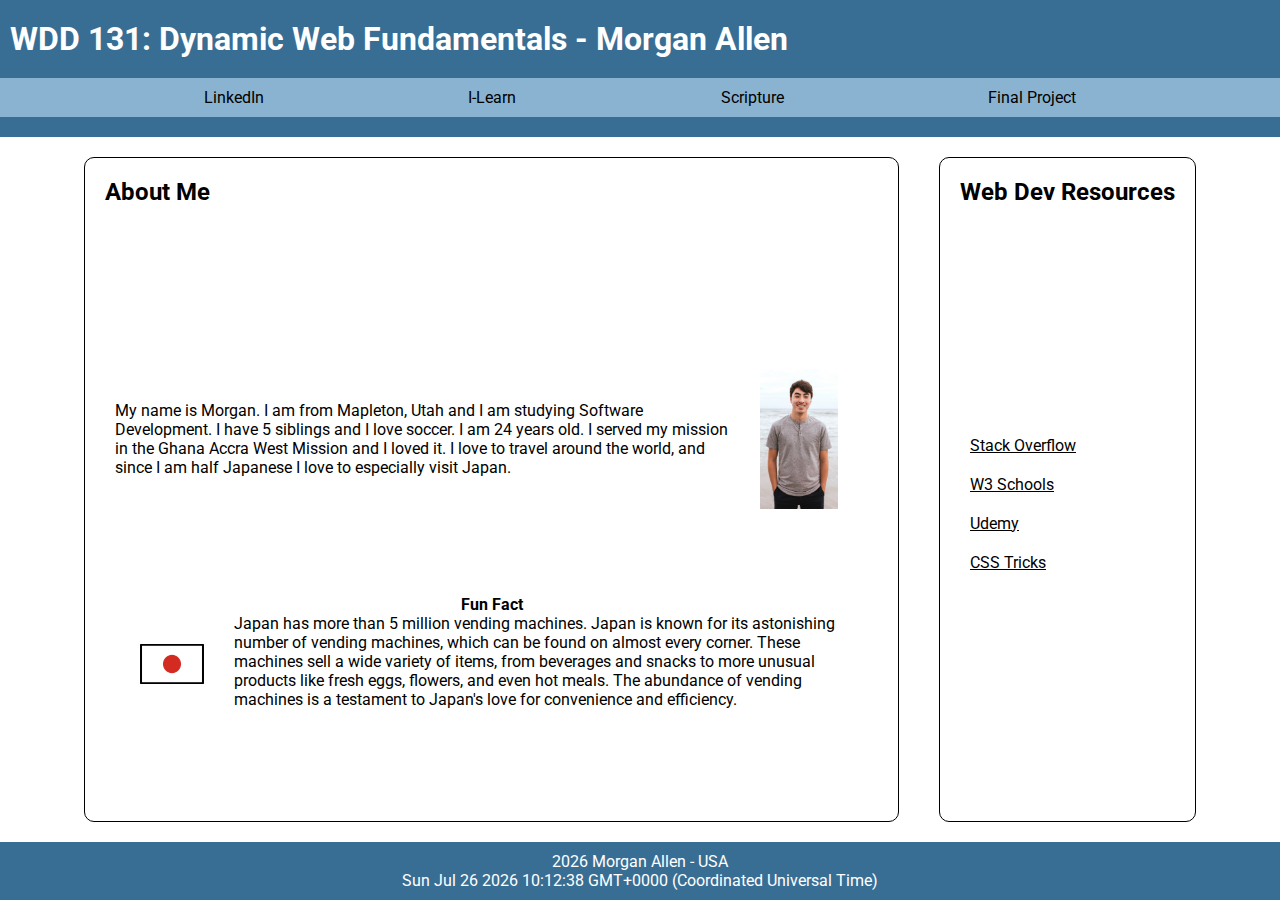
<file: index.html>
<!DOCTYPE html>
<html lang="en">
  <head>
    <meta charset="UTF-8">
    <meta name="viewport" content="width=device-width, initial-scale=1.0" />
    <meta name="author" content="Morgan Allen" />
    <meta
      name="description"
      content="Morgan Allen's Home Page for the WDD 131 - Dynamic Web Fundamentals course."
    />
    <title>WDD 131 - Dynamic Web Fundamentals - Morgan Allen</title>
    <link rel="stylesheet" href="styles/base.css" />
    <script src="scripts/getdates.js" defer></script>
    <link rel="preconnect" href="https://fonts.googleapis.com" />
    <link rel="preconnect" href="https://fonts.gstatic.com" crossorigin />
    <link
      href="https://fonts.googleapis.com/css2?family=Roboto&display=swap"
      rel="stylesheet"
    />
  </head>
  <body>
    <header>
      <h1>WDD 131: Dynamic Web Fundamentals - Morgan Allen</h1>
      <nav class="nav">
        <a href="https://www.linkedin.com/in/morganmakotoallen/">LinkedIn</a>
        <a href="https://byui.instructure.com/">I-Learn</a>
        <a
          href="https://www.churchofjesuschrist.org/study/scriptures/nt/john/3?lang=eng"
          >Scripture</a
        >
        <a href="#">Final Project</a>
      </nav>
    </header>
    <main class="main">
      <section class="card">
        <h2>About Me</h2>
        <div class="about-me">
          <p class="p-content">
            My name is Morgan. I am from Mapleton, Utah and I am studying
            Software Development. I have 5 siblings and I love soccer. I am 24
            years old. I served my mission in the Ghana Accra West Mission and I
            loved it. I love to travel around the world, and since I am half
            Japanese I love to especially visit Japan.
          </p>
          <img class="my-img" src="./images/my-pic.jpg" alt="my picture" />
        </div>
        <div class="fun-fact">
          <h4>Fun Fact</h4>
          <div class="fun-fact-content">
            <img
              class="japan-img"
              src="./images/japan-flag.png"
              alt="japan flag"
            />
            <p class="p-content">
              Japan has more than 5 million vending machines. Japan is known for
              its astonishing number of vending machines, which can be found on
              almost every corner. These machines sell a wide variety of items,
              from beverages and snacks to more unusual products like fresh
              eggs, flowers, and even hot meals. The abundance of vending
              machines is a testament to Japan's love for convenience and
              efficiency.
            </p>
          </div>
        </div>
      </section>
      <section class="card">
        <h2>Web Dev Resources</h2>
        <div class="web-dev-links">
          <a href="https://stackoverflow.com">Stack Overflow</a>
          <a href="https://www.w3schools.com/">W3 Schools</a>
          <a href="https://www.udemy.com/">Udemy</a>
          <a href="https://css-tricks.com/">CSS Tricks</a>
        </div>
      </section>
    </main>
    <footer class="footer">
      <p>
        <span id="currentyear"></span>
        Morgan Allen - USA
      </p>
      <p id="lastModified"></p>
    </footer>
  </body>
</html>
</file>
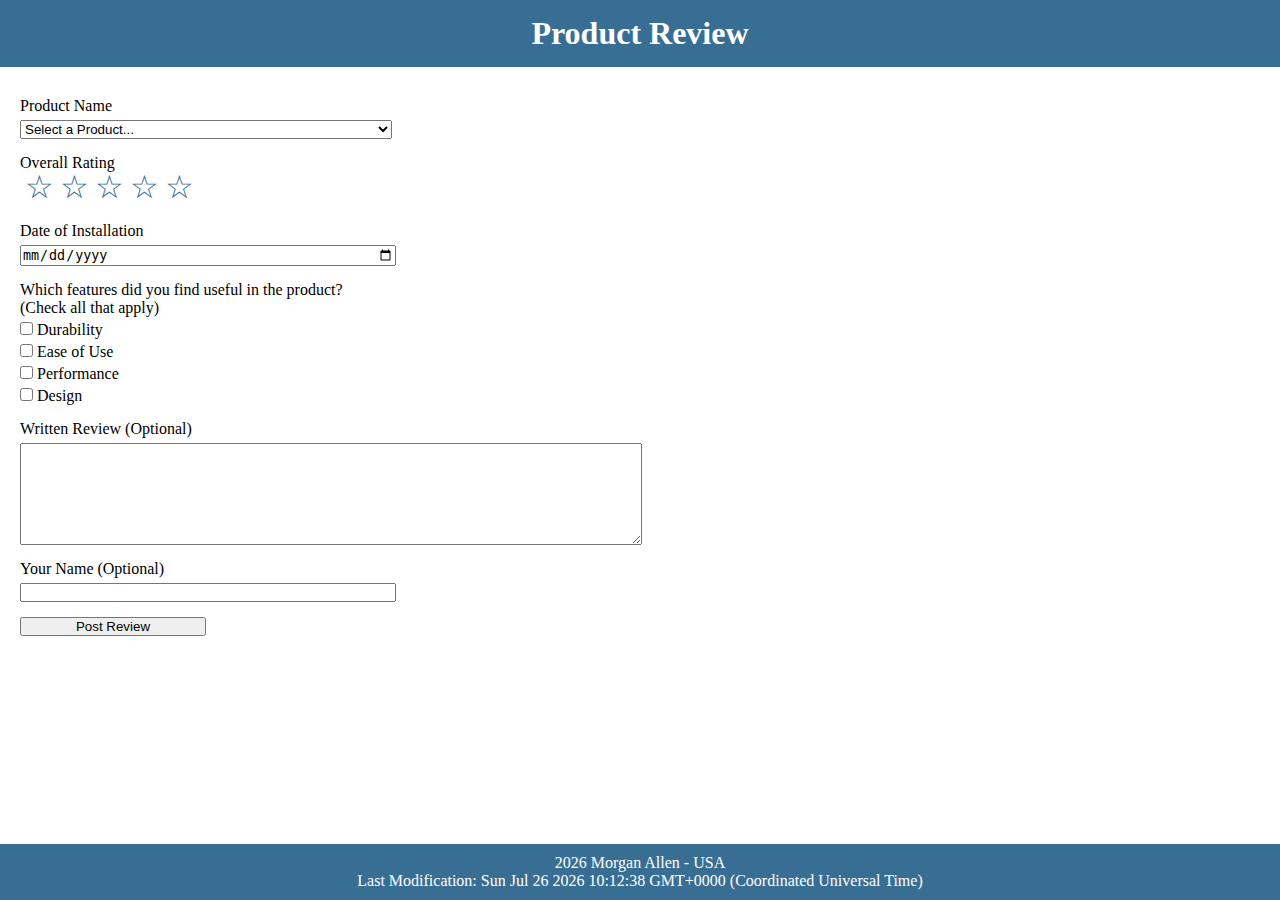
<file: form.html>
<!DOCTYPE html>
<html lang="en">
  <head>
    <meta charset="UTF-8">
    <meta name="viewport" content="width=device-width, initial-scale=1.0" />
    <title>Product Review Form</title>
    <meta
      name="description"
      content="Morgan Allen's Product Review Form for the WDD 131 - Dynamic Web Fundamentals course."
    />
    <meta name="author" content="Morgan Allen" />
    <link rel="stylesheet" href="styles/form.css" />
    <link rel="stylesheet" href="styles/form-mobile.css" />
    <script src="scripts/form.js" defer></script>
  </head>
  <body>
    <header>
      <h1>Product Review</h1>
    </header>
    <main>
      <form method="get" action="review.html">
        <div class="form-group selectProduct">
          <label for="productName">Product Name</label>
          <select id="productName" name="productName" class="form-box" required>
            <option value="" disabled selected>Select a Product...</option>
          </select>
        </div>

        <div class="form-group stars-container">
          <label for="fivestar">Overall Rating</label>
          <div class="stars">
            <input
              type="radio"
              id="fivestar"
              name="stars"
              value="5"
              required
            /><label for="fivestar"></label>
            <input
              type="radio"
              id="fourstar"
              name="stars"
              value="4"
              required
            /><label for="fourstar"></label>
            <input
              type="radio"
              id="threestar"
              name="stars"
              value="3"
              required
            /><label for="threestar"></label>
            <input
              type="radio"
              id="twostar"
              name="stars"
              value="2"
              required
            /><label for="twostar"></label>
            <input
              type="radio"
              id="onestar"
              name="stars"
              value="1"
              required
            /><label for="onestar"></label>
          </div>
        </div>

        <div class="form-group date">
          <label for="date">Date of Installation</label>
          <input type="date" id="date" name="date" class="form-box" required />
        </div>

        <div class="form-group checkbox-container">
          <label for="option1"
            >Which features did you find useful in the product?<br />(Check all
            that apply)</label
          ><br />
          <input
            type="checkbox"
            id="option1"
            name="option1"
            value="Durability"
            class="checkbox"
          /><label for="option1"> Durability</label><br />
          <input
            type="checkbox"
            id="option2"
            name="option2"
            value="Ease of Use"
            class="checkbox"
          /><label for="option2"> Ease of Use</label><br />
          <input
            type="checkbox"
            id="option3"
            name="option3"
            value="Performance"
            class="checkbox"
          /><label for="option3"> Performance</label><br />
          <input
            type="checkbox"
            id="option4"
            name="option4"
            value="Design"
            class="checkbox"
          /><label for="option4"> Design</label>
        </div>

        <div class="form-group written-review">
          <label for="written-review">Written Review (Optional)</label>
          <textarea
            id="written-review"
            name="written-review"
            class="written-review-form-box"
          ></textarea>
        </div>

        <div class="form-group userName">
          <label for="userName">Your Name (Optional)</label>
          <input type="text" id="userName" name="userName" class="form-box"/>
        </div>

        <input type="submit" value="Post Review" class="submit-button" />
      </form>
    </main>
    <footer class="footer">
      <p>
        <span id="currentYear"></span>
        Morgan Allen - USA
      </p>
      <p id="lastModified"></p>
    </footer>
  </body>
</html>
</file>
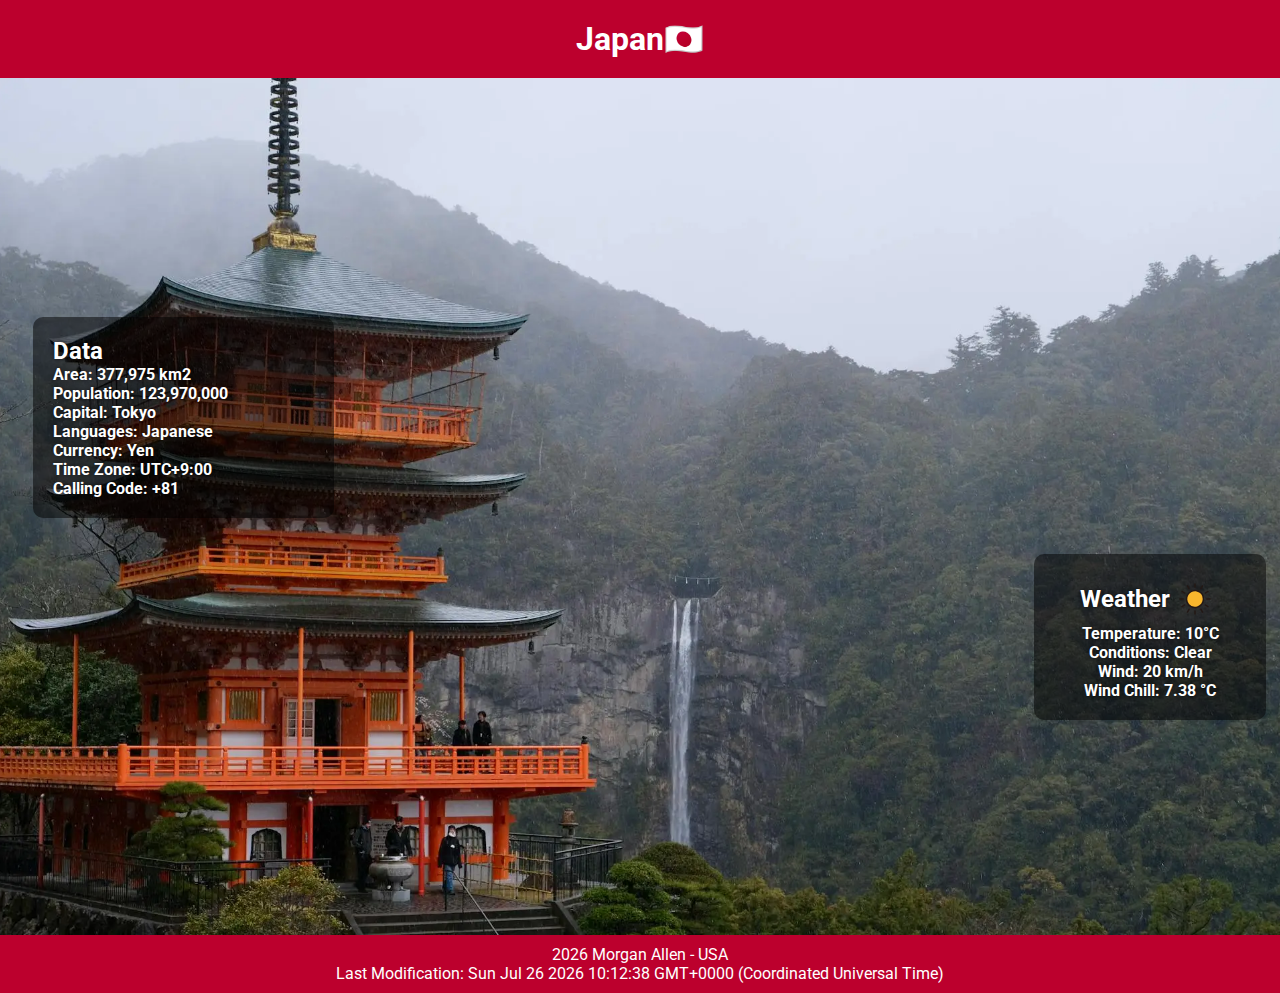
<file: place.html>
<!DOCTYPE html>
<html lang="en">
  <head>
    <meta charset="UTF-8" />
    <meta name="viewport" content="width=device-width, initial-scale=1.0" />
    <title>Place Assignment</title>
    <meta
      name="description"
      content="Morgan Allen's Place assignment for the WDD 131 - Dynamic Web Fundamentals course."
    />
    <meta name="author" content="Morgan Allen" />
    <link rel="stylesheet" href="styles/place.css" />
    <link rel="stylesheet" href="styles/place-mobile.css" />
    <link rel="preconnect" href="https://fonts.googleapis.com" />
    <link rel="preconnect" href="https://fonts.gstatic.com" crossorigin />
    <link
      href="https://fonts.googleapis.com/css2?family=Roboto&display=swap"
      rel="stylesheet"
    />
    <script src="scripts/place.js" defer></script>
  </head>
  <body>
    <header>
      <h1>Japan</h1>
    </header>
    <main>
      <div class="hero">
        <picture>
          <source
            srcset="images/japan-large.webp"
            media="(min-width: 1000px)"
          />
          <source
            srcset="images/japan-medium.webp"
            media="(min-width: 500px)"
          />
          <img
            src="images/japan-small.webp"
            alt="japan photo"
            width="500"
            height="250"
          />
        </picture>
      </div>
      <div class="info">
        <div class="data">
          <h2 class="data-heading">Data</h2>
          <p class="label">Area: 377,975 km2</p>
          <p class="label">Population: 123,970,000</p>
          <p class="label">Capital: Tokyo</p>
          <p class="label">Languages: Japanese</p>
          <p class="label">Currency: Yen</p>
          <p class="label">Time Zone: UTC+9:00</p>
          <p class="label">Calling Code: +81</p>
        </div>
        <div class="weather">
          <div class="weather-heading">
            <h2>Weather</h2>
            <img
              class="weather-icon"
              alt="weather-icon"
              src="./images/weather-icon.svg"
            />
          </div>
          <p class="label">Temperature: 10°C</p>
          <p class="label">Conditions: Clear</p>
          <p class="label">Wind: 20 km/h</p>
          <p class="label wind-chill">Wind Chill: </p>
        </div>
      </div>
    </main>
    <footer class="footer">
      <p>
        <span id="currentyear"></span>
        Morgan Allen - USA
      </p>
      <p id="lastModified"></p>
    </footer>
  </body>
</html>
</file>
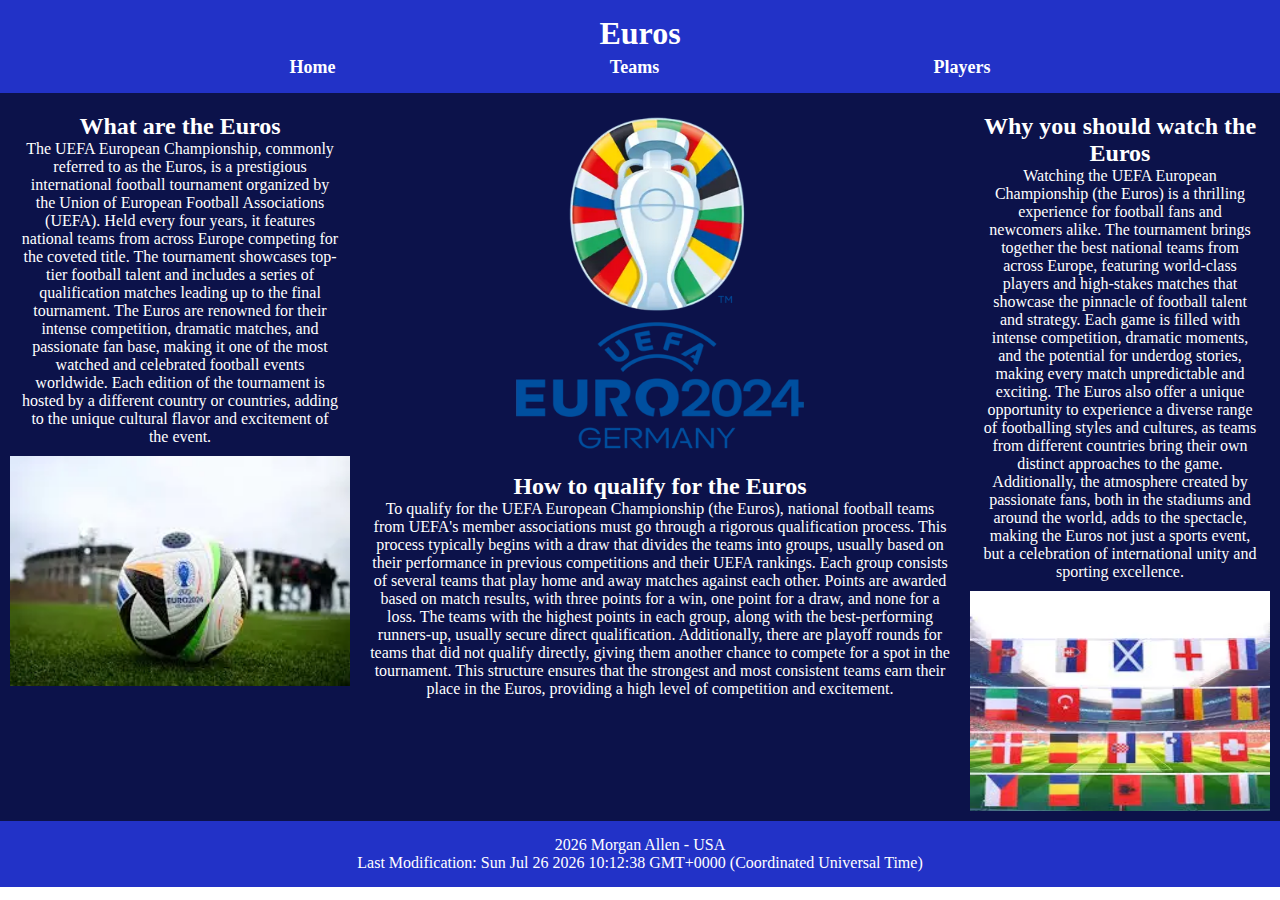
<file: project/home-page.html>
<!DOCTYPE html>
<html lang="en">
  <head>
    <meta charset="UTF-8" />
    <meta name="viewport" content="width=device-width, initial-scale=1.0" />
    <title>Project Home Page</title>
    <meta
      name="description"
      content="Morgan Allen's Project Home Page for the WDD 131 - Dynamic Web Fundamentals course."
    />
    <meta name="author" content="Morgan Allen" />
    <link rel="stylesheet" href="styles/home-page.css" />
    <script src="scripts/home-page.js" defer></script>
  </head>
  <body>
    <header class="header">
      <h1>Euros</h1>
      <nav class="navbar">
        <a href="home-page.html">Home</a>
        <a href="teams-page.html">Teams</a>
        <a href="players-page.html">Players</a>
      </nav>
    </header>
    <main>
      <div class="what-container">
        <div class="what-content">
          <h2>What are the Euros</h2>
          <p>
            The UEFA European Championship, commonly referred to as the Euros,
            is a prestigious international football tournament organized by the
            Union of European Football Associations (UEFA). Held every four
            years, it features national teams from across Europe competing for
            the coveted title. The tournament showcases top-tier football talent
            and includes a series of qualification matches leading up to the
            final tournament. The Euros are renowned for their intense
            competition, dramatic matches, and passionate fan base, making it
            one of the most watched and celebrated football events worldwide.
            Each edition of the tournament is hosted by a different country or
            countries, adding to the unique cultural flavor and excitement of
            the event.
          </p>
        </div>
        <img
          src="images/trophy-img.webp"
          alt="trophy"
          class="what-img"
          loading="lazy"
        />
      </div>
      <div class="how-container">
        <img
          src="images/euros-logo.webp"
          alt="euros-logo"
          class="how-img"
          loading="lazy"
        />
        <div class="how-content">
          <h2>How to qualify for the Euros</h2>
          <p>
            To qualify for the UEFA European Championship (the Euros), national
            football teams from UEFA's member associations must go through a
            rigorous qualification process. This process typically begins with a
            draw that divides the teams into groups, usually based on their
            performance in previous competitions and their UEFA rankings. Each
            group consists of several teams that play home and away matches
            against each other. Points are awarded based on match results, with
            three points for a win, one point for a draw, and none for a loss.
            The teams with the highest points in each group, along with the
            best-performing runners-up, usually secure direct qualification.
            Additionally, there are playoff rounds for teams that did not
            qualify directly, giving them another chance to compete for a spot
            in the tournament. This structure ensures that the strongest and
            most consistent teams earn their place in the Euros, providing a
            high level of competition and excitement.
          </p>
        </div>
      </div>
      <div class="why-container">
        <div class="why-content">
          <h2>Why you should watch the Euros</h2>
          <p>
            Watching the UEFA European Championship (the Euros) is a thrilling
            experience for football fans and newcomers alike. The tournament
            brings together the best national teams from across Europe,
            featuring world-class players and high-stakes matches that showcase
            the pinnacle of football talent and strategy. Each game is filled
            with intense competition, dramatic moments, and the potential for
            underdog stories, making every match unpredictable and exciting. The
            Euros also offer a unique opportunity to experience a diverse range
            of footballing styles and cultures, as teams from different
            countries bring their own distinct approaches to the game.
            Additionally, the atmosphere created by passionate fans, both in the
            stadiums and around the world, adds to the spectacle, making the
            Euros not just a sports event, but a celebration of international
            unity and sporting excellence.
          </p>
        </div>
        <img
          src="images/flags-img.webp"
          alt="flags"
          class="why-img"
          loading="lazy"
        />
      </div>
    </main>
    <footer class="footer">
      <p>
        <span id="currentYear"></span>
        Morgan Allen - USA
      </p>
      <p id="lastModified"></p>
    </footer>
  </body>
</html>
</file>
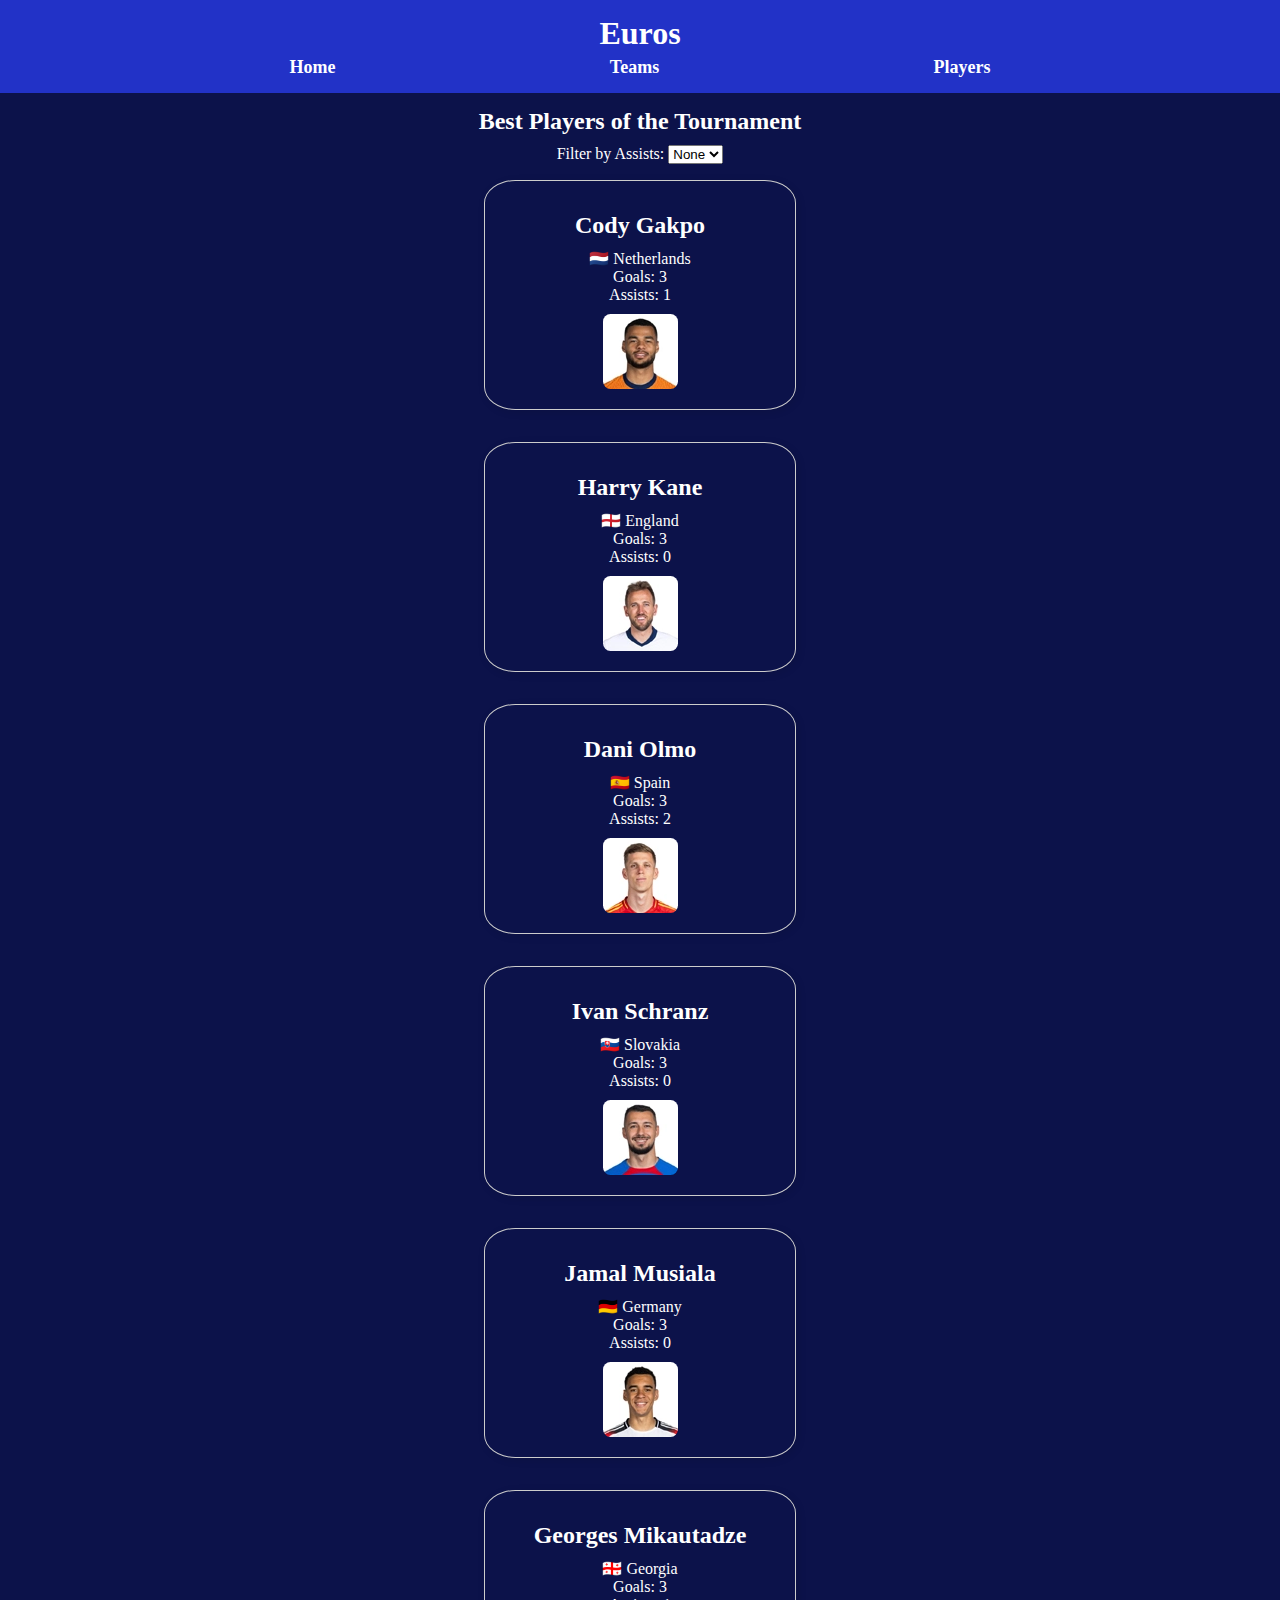
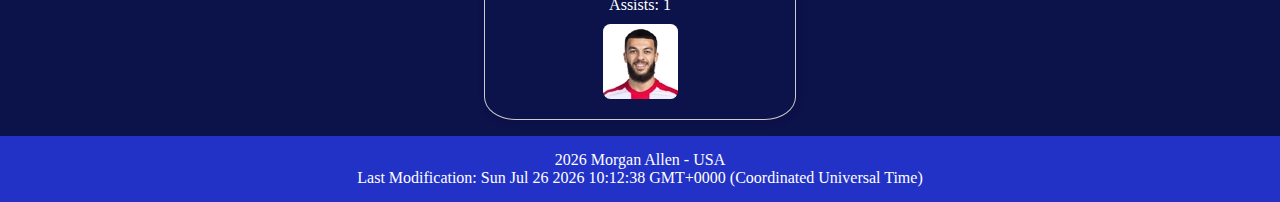
<file: project/players-page.html>
<!DOCTYPE html>
<html lang="en">
    <head>
        <meta charset="UTF-8" />
        <meta name="viewport" content="width=device-width, initial-scale=1.0" />
        <title>Players Page</title>
        <meta
          name="description"
          content="Morgan Allen's Players Page for the WDD 131 - Dynamic Web Fundamentals course."
        />
        <meta name="author" content="Morgan Allen" />
        <link rel="stylesheet" href="styles/players-page.css" />
        <script src="scripts/players-page.js" defer></script>
      </head>
<body>
    <header class="header">
      <h1>Euros</h1>
      <nav class="navbar">
        <a href="home-page.html">Home</a>
        <a href="teams-page.html">Teams</a>
        <a href="players-page.html">Players</a>
      </nav>
    </header>
    <main>
        <section class="players-section">
            <h2>Best Players of the Tournament</h2>
            <div class="filter-section">
              <label for="assistsFilter">Filter by Assists:</label>
              <select id="assistsFilter">
                <option value="1">None</option>
                <option value="2">Most</option>
                <option value="3">Least</option>
              </select>
            </div>
          <div id="players-container"></div>
        </section>
      </main>
    <footer class="footer">
      <p>
        <span id="currentYear"></span>
        Morgan Allen - USA
      </p>
      <p id="lastModified"></p>
    </footer>
  </body>
</html>
</file>
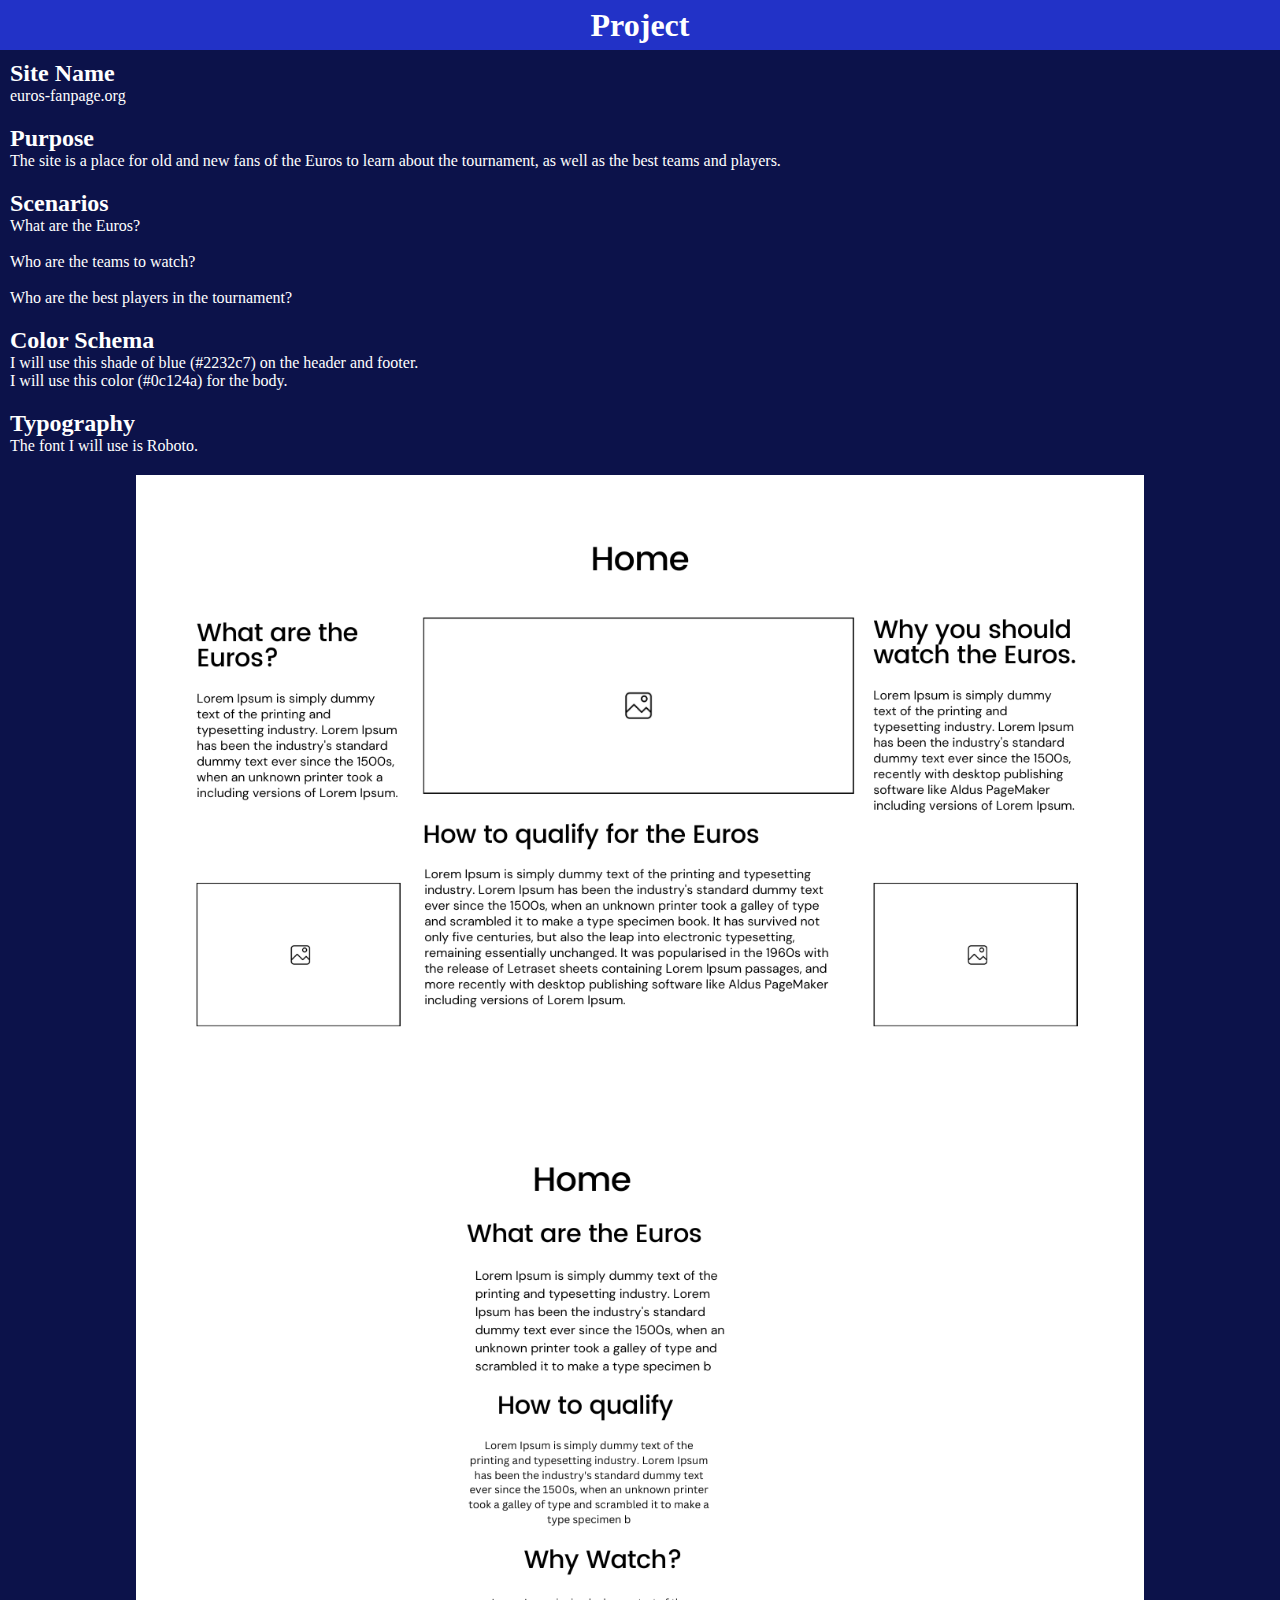
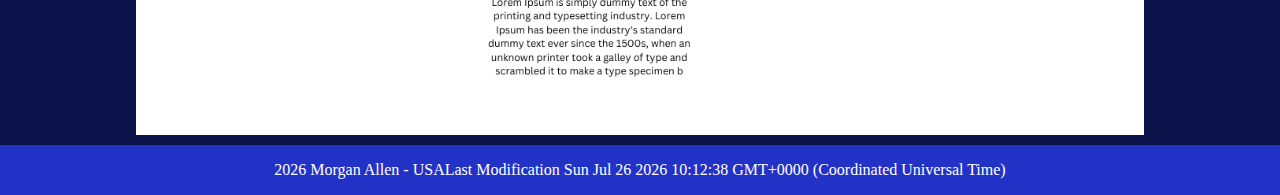
<file: project/siteplan.html>
<!DOCTYPE html>
<html lang="en">
  <head>
    <meta charset="UTF-8" />
    <meta name="viewport" content="width=device-width, initial-scale=1.0" />
    <title>Project</title>
    <meta
      name="description"
      content="Morgan Allen's Project for the WDD 131 - Dynamic Web Fundamentals course."
    />
    <meta name="author" content="Morgan Allen" />
    <link rel="stylesheet" href="styles/siteplan.css" />
    <!-- <link rel="stylesheet" href="styles/place-mobile.css" /> -->
    <link rel="preconnect" href="https://fonts.googleapis.com" />
    <link rel="preconnect" href="https://fonts.gstatic.com" crossorigin />
    <link
      href="https://fonts.googleapis.com/css2?family=Roboto&display=swap"
      rel="stylesheet"
    />
    <script src="scripts/siteplan.js" defer></script>
  </head>
  <body>
    <header>
      <h1>Project</h1>
    </header>
    <main>
      <div class="topic-container">
        <h2>Site Name</h2>
        <p>euros-fanpage.org</p>
      </div>
      <div class="topic-container">
        <h2>Purpose</h2>
        <p>
          The site is a place for old and new fans of the Euros to learn about
          the tournament, as well as the best teams and players.
        </p>
      </div>
      <div class="topic-container">
        <h2>Scenarios</h2>
        <p>What are the Euros?</p><br>
        <p>Who are the teams to watch?</p><br>
        <P>Who are the best players in the tournament?</P>
      </div>
      <div class="topic-container">
        <h2>Color Schema</h2>
        <p>I will use this shade of blue (#2232c7) on the header and footer.</p>
        <p>I will use this color (#0c124a) for the body.</p>
      </div>
      <div class="topic-container">
        <h2>Typography</h2>
        <p>The font I will use is Roboto.</p>
      </div>
      <div class="topic-container img-container">
        <img src="images/desktop-wireframe.png" alt="desktop-wireframe" />
        <img src="images/mobile-wirefram.png" alt="mobile-wireframe" />
      </div>
    </main>
    <footer class="footer">
      <p>
        <span id="currentYear"></span>
        Morgan Allen - USA
      </p>
      <p id="lastModified"></p>
    </footer>
  </body>
</html>
</file>
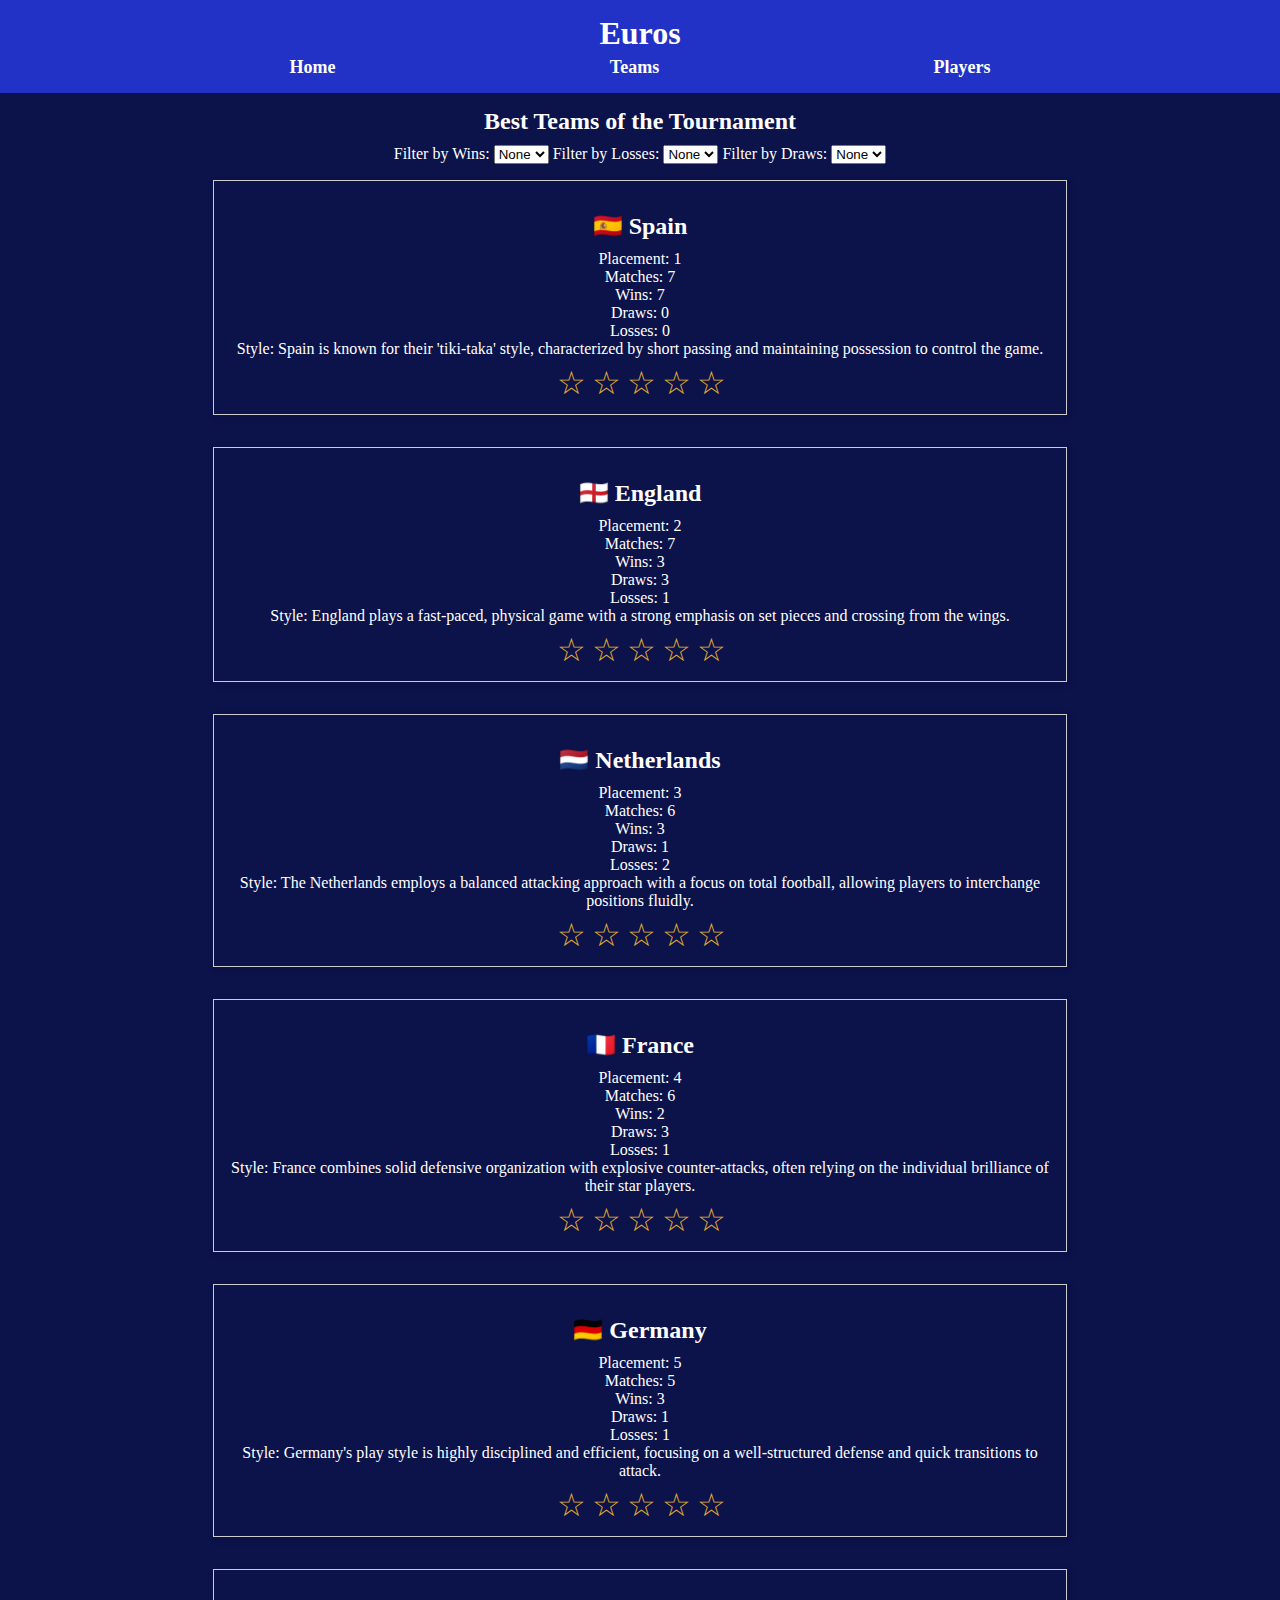
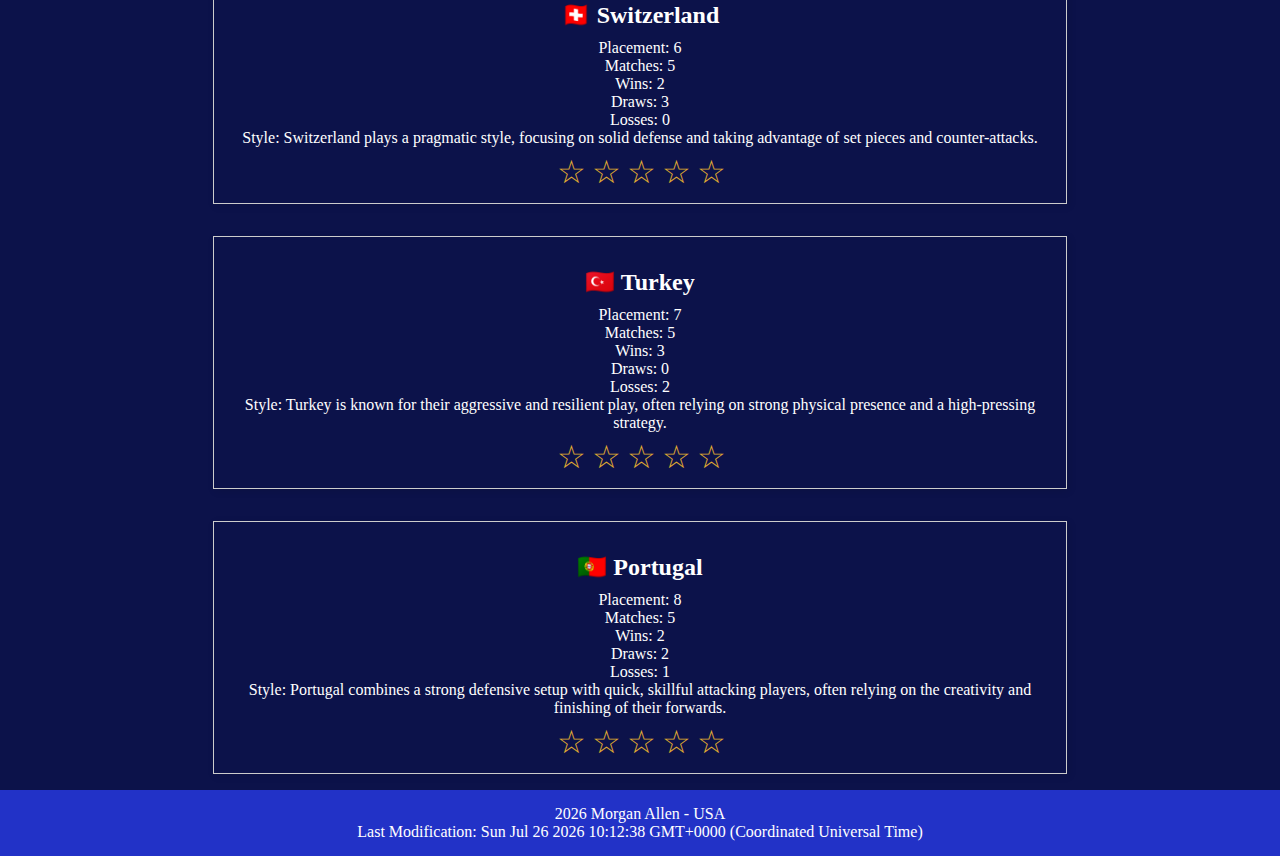
<file: project/teams-page.html>
<!DOCTYPE html>
<html lang="en">
  <head>
    <meta charset="UTF-8" />
    <meta name="viewport" content="width=device-width, initial-scale=1.0" />
    <title>Teams Page</title>
    <meta
      name="description"
      content="Morgan Allen's Teams Page for the WDD 131 - Dynamic Web Fundamentals course."
    />
    <meta name="author" content="Morgan Allen" />
    <link rel="stylesheet" href="styles/teams-page.css" />
    <script src="scripts/teams-page.js" defer></script>
  </head>
  <body>
    <header class="header">
      <h1>Euros</h1>
      <nav class="navbar">
        <a href="home-page.html">Home</a>
        <a href="teams-page.html">Teams</a>
        <a href="players-page.html">Players</a>
      </nav>
    </header>
    <main>
      <section class="teams-section">
        <h2>Best Teams of the Tournament</h2>
        <div class="filter-section">
          <label for="winsFilter">Filter by Wins:</label>
          <select id="winsFilter">
            <option value="1">None</option>
            <option value="2">Most</option>
            <option value="3">Least</option>
          </select>
          <label for="lossesFilter">Filter by Losses:</label>
          <select id="lossesFilter">
            <option value="1">None</option>
            <option value="2">Most</option>
            <option value="3">Least</option>
          </select>
          <label for="drawsFilter">Filter by Draws:</label>
          <select id="drawsFilter">
            <option value="1">None</option>
            <option value="2">Most</option>
            <option value="3">Least</option>
          </select>
        </div>
        <div id="teams-container"></div>
      </section>
    </main>
    <footer class="footer">
      <p>
        <span id="currentYear"></span>
        Morgan Allen - USA
      </p>
      <p id="lastModified"></p>
    </footer>
  </body>
</html>
</file>
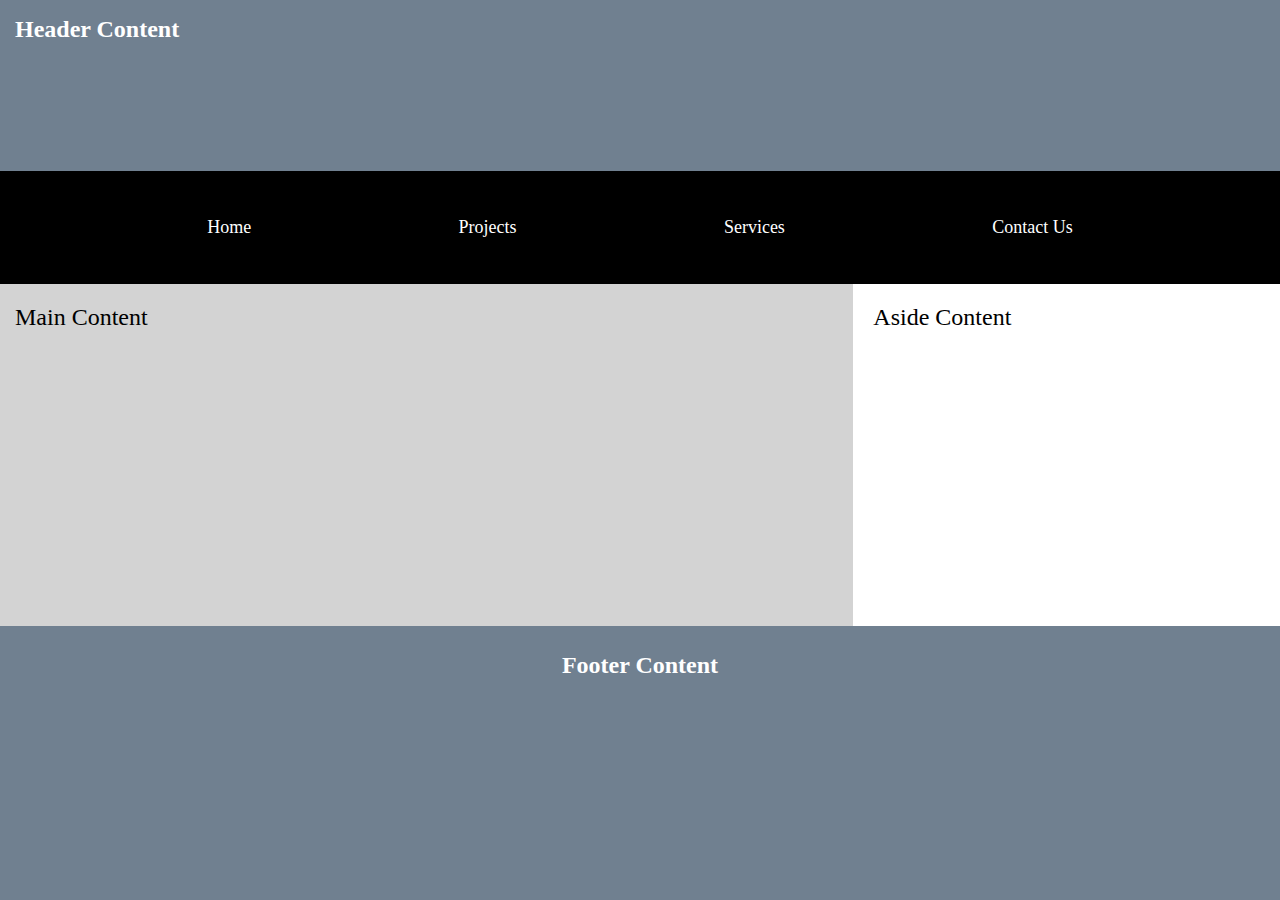
<file: week01/basic-layout.html>
<!DOCTYPE html>
<html lang="en">
  <head>
    <meta charset="UTF-8" />
    <meta name="viewport" content="width=device-width, initial-scale=1.0" />
    <title>Basic Layout</title>
    <link rel="stylesheet" href="../week01/styles/layout.css" />
  </head>
  <body>
    <header class="header"><h1 class="header-content">Header Content</h1></header>
    <nav class="nav">
      <a>Home</a>
      <a>Projects</a>
      <a>Services</a>
      <a>Contact Us</a>
    </nav>
    <main class="main">
      <section class="main-content"><h2>Main Content</h2></section>
      <section class="aside-content"><h2>Aside Content</h2></section>
    </main>
    <footer class="footer"><h1 class="footer-content">Footer Content</h1></footer>
  </body>
</html>
</file>
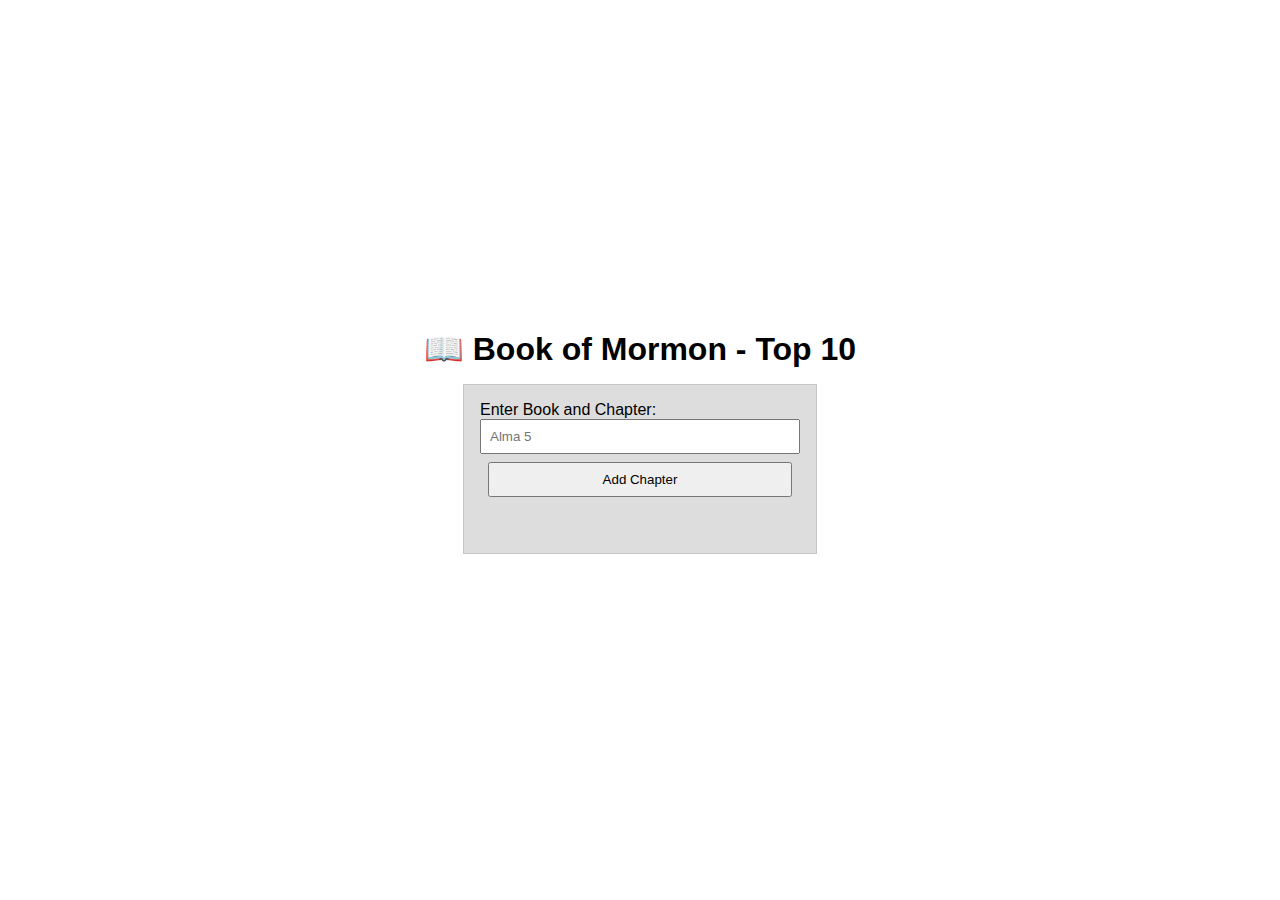
<file: week02/bom.html>
<!DOCTYPE html>
<html lang="en">
<head>
    <meta charset="UTF-8">
    <meta name="viewport" content="width=device-width, initial-scale=1.0">
    <title>Document</title>
    <link rel="stylesheet" href="./styles/bom.css">
    <script src="./scripts/bom.js" defer></script>
</head>
<body>
    <h1>📖 Book of Mormon - Top 10</h1>
<main>
	<label for="favchap">Enter Book and Chapter: </label>
	<input type="text" id="favchap" placeholder="Alma 5">
	<button type="submit">Add Chapter</button>
	<ul id="list"></ul>
</main>
</body>
</html>
</file>
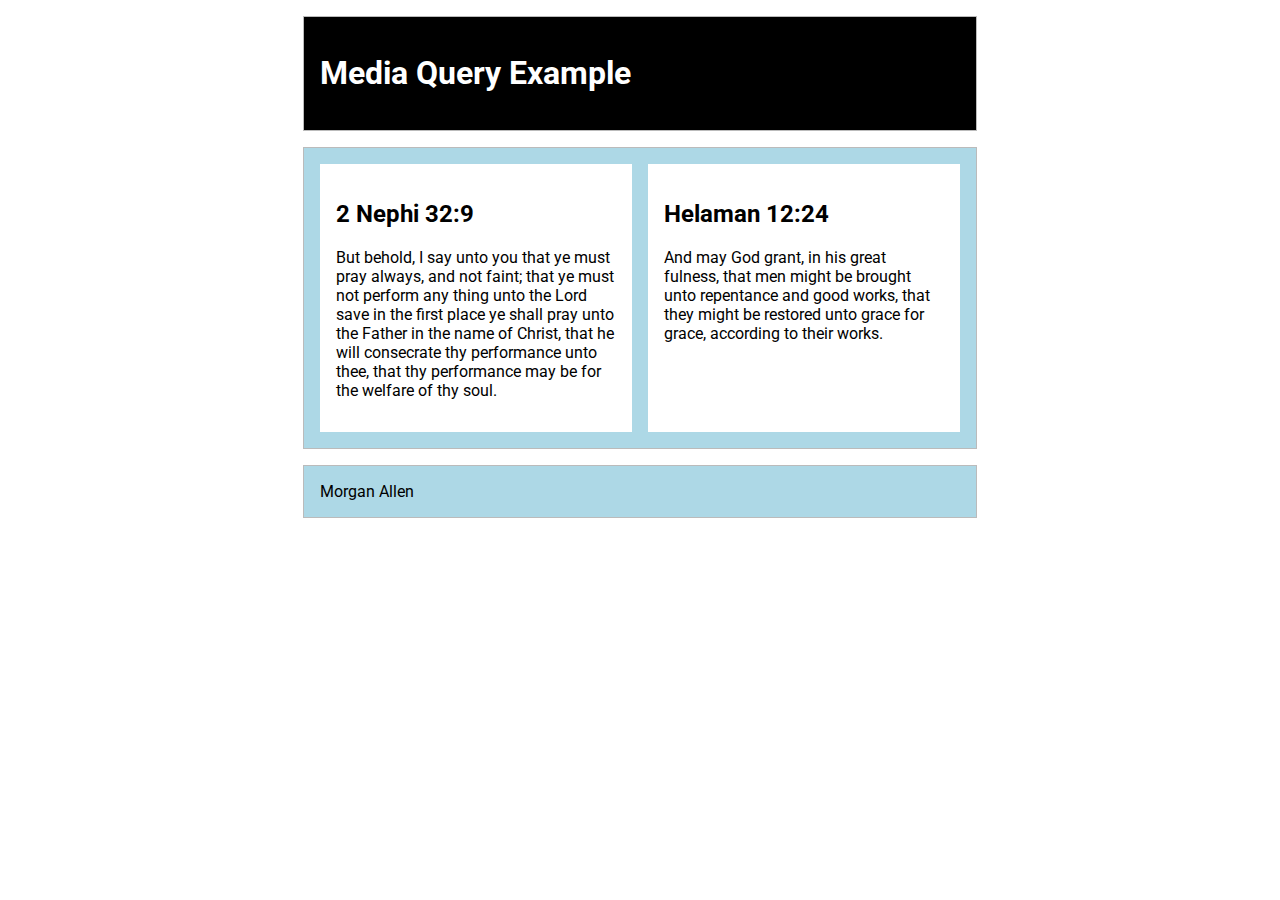
<file: week02/media-query.html>
<!DOCTYPE html>
<html lang="en">
  <head>
    <meta charset="UTF-8" />
    <meta name="viewport" content="width=device-width, initial-scale=1.0" />
    <title>WDD 131 - Media Query Example</title>
    <meta
      name="description"
      content="Media query learning activity example page"
    />
    <meta name="author" content="Morgan Allen" />
    <link
      href="https://fonts.googleapis.com/css2?family=Roboto&display=swap"
      rel="stylesheet"
    />
    <link rel="stylesheet" href="styles/media-query.css" />
    <link rel="stylesheet" href="styles/media-query-large.css" />
  </head>
  <body>
    <header>
      <h1>Media Query Example</h1>
    </header>
    <main>
      <section>
        <h2>2 Nephi 32:9</h2>
        <p>
          But behold, I say unto you that ye must pray always, and not faint;
          that ye must not perform any thing unto the Lord save in the first
          place ye shall pray unto the Father in the name of Christ, that he
          will consecrate thy performance unto thee, that thy performance may be
          for the welfare of thy soul.
        </p>
      </section>
      <section>
        <h2>Helaman 12:24</h2>
        <p>
          And may God grant, in his great fulness, that men might be brought
          unto repentance and good works, that they might be restored unto grace
          for grace, according to their works.
        </p>
      </section>
    </main>
    <footer>Morgan Allen</footer>
  </body>
</html>
</file>
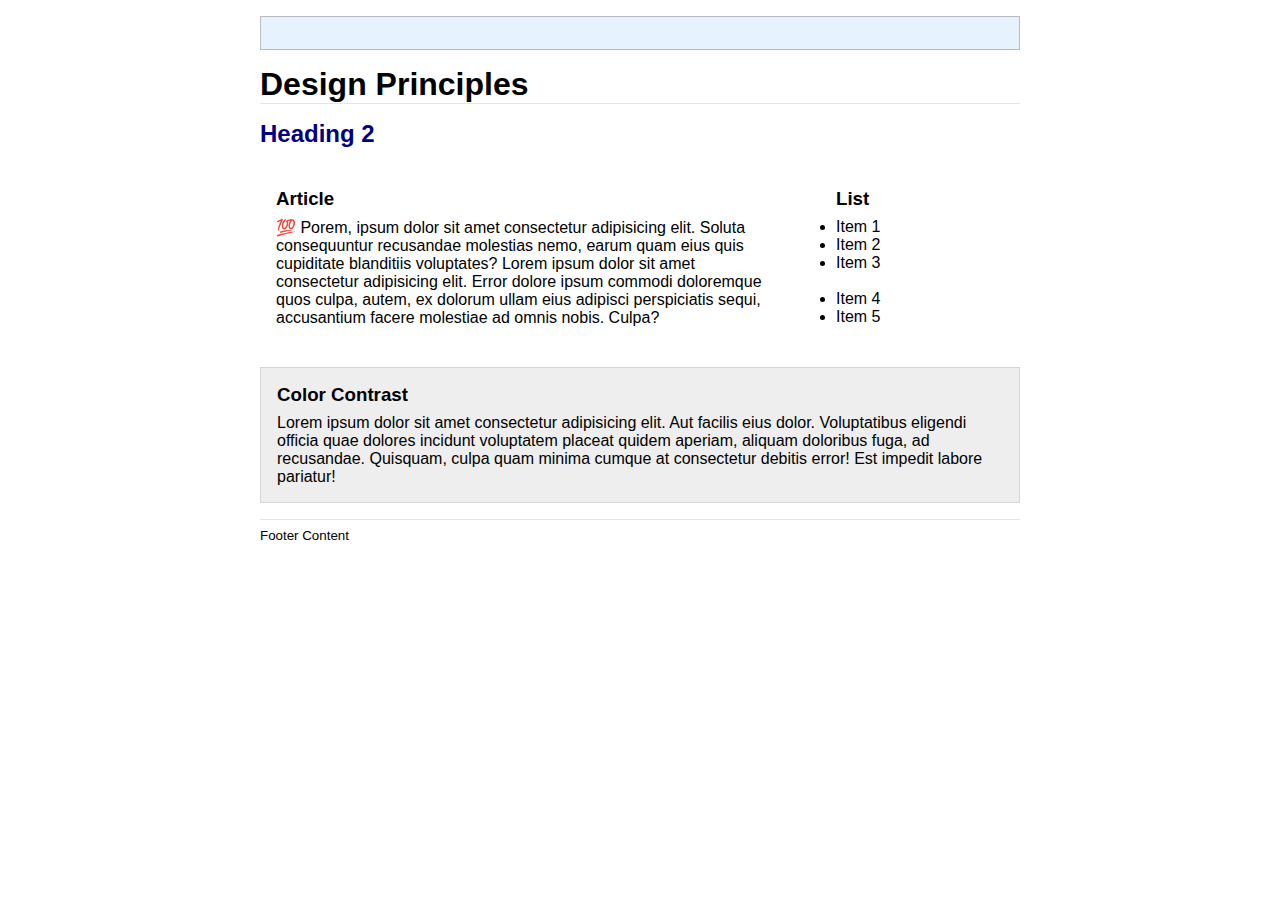
<file: week03/design.html>
<!DOCTYPE html>
<html lang="en">
<head>
    <meta charset="UTF-8">
    <meta name="viewport" content="width=device-width, initial-scale=1.0">
    <title>Document</title>
    <link rel="stylesheet" href="./styles/design.css">
</head>
<body>
    <header>
        <div class="banner"></div>
        <h1>Design Principles</h1>
    </header>
    <main>
        <h2>Heading 2</h2>
        <section>
            <h3>Article</h3>
            <article>
                <p>💯 Porem, ipsum dolor sit amet consectetur adipisicing elit. Soluta consequuntur recusandae molestias nemo, earum quam eius quis cupiditate blanditiis voluptates? Lorem ipsum dolor sit amet consectetur adipisicing elit. Error dolore ipsum commodi doloremque quos culpa, autem, ex dolorum ullam eius adipisci perspiciatis sequi, accusantium facere molestiae ad omnis nobis. Culpa?</p>
            </article>
        </section>
        <section>
            <h3>List</h3>
            <ul>
                <li>Item 1</li>
                <li>Item 2</li>
                <li>Item 3<br><br></li>
                <li>Item 4</li>
                <li>Item 5</li>
            </ul>
        </section>
        <div class="callout">
            <h3>Color Contrast</h3>
            <p>Lorem ipsum dolor sit amet consectetur adipisicing elit. Aut facilis eius dolor. Voluptatibus eligendi officia quae dolores incidunt voluptatem placeat quidem aperiam, aliquam doloribus fuga, ad recusandae. Quisquam, culpa quam minima cumque at consectetur debitis error! Est impedit labore pariatur!</p>
        </div>
    </main>
    <footer>
        Footer Content
    </footer>
</body>
</html>
</file>
<file: styles/base.css>
* {
  margin: 0;
  padding: 0;
  box-sizing: border-box;
}

body {
  width: 100%;
  display: flex;
  flex-direction: column;
  min-height: 100vh;
  font-family: "Roboto", sans-serif;
}

header {
  background-color: #396e94;
  color: white;
  padding: 20px 0;
}

header h1 {
  margin-bottom: 20px;
  margin-left: 10px;
}

.nav {
  display: flex;
  flex-direction: row;
  justify-content: space-evenly;
  background-color: #89b3d1;
  padding: 10px 0;
}

nav a {
  text-decoration: none;
  color: black;
}

nav a:hover {
  cursor: pointer;
  font-weight: bold;
  color: #396e94;
}

main {
  max-width: 90%;
  margin: 0 auto;
  display: grid;
  flex: 1;
}

.card {
  display: grid;
  grid-row: 1 / 2;
  border-radius: 10px;
  border: 1px solid black;
  margin: 20px;
  padding: 20px;
  background-color: white;
  overflow: hidden;
  position: relative;
}

.card h3 {
  background-color: white;
  padding: 10px;
  margin: -20px -20px 10px -20px;
  border-top-left-radius: 10px;
  border-top-right-radius: 10px;
}

.my-img {
  width: 200px;
  height: 200px;
  padding: 30px;
}

.japan-img {
  width: 200px;
  height: 100px;
  padding: 30px;
}

.about-me {
  display: flex;
  flex-direction: row;
  align-items: center;
  padding: 10px;
}

.fun-fact {
  display: flex;
  flex-direction: column;
  align-items: center;
  padding: 5px;
}

.fun-fact-content {
  display: flex;
  flex-direction: row;
}

.web-dev-links {
  display: flex;
  flex-direction: column;
}

.web-dev-links a {
  text-decoration: underline;
  color: black;
  padding: 10px;
}

.web-dev-links a:hover {
  cursor: pointer;
  color: #396e94;
  font-weight: bold;
}

footer {
  background-color: #396e94;
  color: white;
  text-align: center;
  padding: 10px 0;
}
</file>
<file: styles/form.css>
* {
    margin: 0;
    padding: 0;
}

html, body {
    height: 100%;
}

body {
    display: flex;
    flex-direction: column;
}

header {
    background-color: #396e94;
    color: white;
    display: flex;
    align-items: center;
    justify-content: center;
    padding-top: 15px;
    padding-bottom: 15px;
    margin-bottom: 10px;
}

main {
    flex: 1;
}

form {
    display: flex;
    flex-direction: column;
    padding: 20px;
}

.selectProduct {
    display: flex;
    flex-direction: column;
}

.form-group {
    margin-bottom: 15px;
}

input[type="radio"] {
    display: none;
    position: relative;
    caret-color: rgba(0, 0, 0, 0);
}

.stars {
    display: flex;
    flex-direction: row-reverse;
    justify-content: left;
}

.stars > label {
    color: #396e94;
    width: 30px;
    height: 30px;
    font-size: 2rem;
    margin-left: 5px;
    display: flex;
    align-items: center;
    caret-color: rgba(0, 0, 0, 0); 
}

.stars > label:hover {
    color: #89b3d1;
}

.stars > label::before {
    content: "\2606";
}

.stars input:checked ~ label::before {
    content: "\2605";
}

.date {
    display: flex;
    flex-direction: column;
}

.checkbox {
    margin-top: 5px;
}

.written-review {
    display: flex;
    flex-direction: column;
}

.userName {
    display: flex;
    flex-direction: column;
}

.form-box {
    width: 30%;
}
.written-review-form-box {
    width: 50%;
    height: 100px;
}

.submit-button {
    width: 15%;
}

label {
    margin-bottom: 5px;
}

footer {
    background-color: #396e94;
    color: white;
    text-align: center;
    padding: 10px 0;
    margin-top: 20px;
}
</file>
<file: styles/form-mobile.css>
@media screen and (max-width: 500px) {
  .form-box {
    width: auto;
    height: 25px;
  }

  .written-review-form-box {
    width: auto;
  }

  .submit-button {
    width: auto;
    height: 35px;
  }
    }
</file>
<file: styles/place.css>
* {
    margin: 0;
    padding: 0;
  }

  :root {
    --primary-color: #BC002D; 
    --secondary-color: white; 
  }
  
  html, body {
    height: 100%;
  }
  
  body {
    display: flex;
    flex-direction: column;
    font-family: "Roboto", sans-serif;
  }
  
  header {
    display: flex;
    justify-content: center;
    padding-top: 20px;
    padding-bottom: 20px;
    background-color: var(--primary-color);
    color: var(--secondary-color);
  }

  h1::after {
    content:"🇯🇵";
  }
  
  main {
    flex: 1;
    position: relative;
    display: flex;
  }
  
  .hero {
    position: relative;
    width: 100%;
    height: 100%; 
    display: flex;
    justify-content: center;
    align-items: center;
  }
  
  .picture-element {
    display: none;
  }
  
  .hero picture,
  .hero img {
    width: 100%;
    height: 100%;
    object-fit: cover;
  }
  
  .info {
    position: absolute;
    width: 100%;
    height: 100%;
    display: grid;
    grid-template-columns: 1fr 1fr 1fr;
    grid-template-rows: 1fr 1fr 1fr 1fr;
    gap: 20px;
    align-items: center;
    justify-items: center;
    color: var(--secondary-color);
    text-shadow: 0 0 5px rgba(0, 0, 0, 0.7);
    z-index: 1;
    padding: 20px;
  }
  
  .data, .weather {
    background: rgba(0, 0, 0, 0.5);
    padding: 20px;
    border-radius: 10px;
    width: 80%;
  }
  
  .data {
    grid-column: 1;
    grid-row: 2;
  }
  
  .weather {
    grid-column: 4;
    grid-row: 3;
    margin-right: 60px;
  }
  
  footer {
    background-color: var(--primary-color);
    color: var(--secondary-color);
    text-align: center;
    padding: 10px 0;
  }
  
  .weather {
    display: flex;
    flex-direction: column;
    align-items: center;
  }
  
  .weather-heading {
    display: flex;
    flex-direction: row;
    align-items: center;
  }
  
  .label {
    font-weight: bold;
  }
  
  .weather-icon {
    height: 50px;
  }
</file>
<file: styles/place-mobile.css>
@media screen and (max-width: 500px){

    body {
        height: 100%;
    }
    .info {
        display: flex;
        flex-direction: column;
        align-items: center;
    }

    .data {
        padding: 10px;
    }

    .weather {
        margin-top: 20px;
    }

    .weather-heading {
        display: flex;
        flex-direction: column;
    }

    main {
        flex: 1;
    }
    
}
</file>
<file: project/styles/home-page.css>
* {
  margin: 0;
  padding: 0;
}

header,
footer {
  background-color: #2232c7;
  color: white;
}

.header {
  display: flex;
  flex-direction: column;
  text-align: center;
  padding: 15px;
}

.navbar {
  display: flex;
  flex-direction: row;
  justify-content: space-evenly;
  text-decoration: none;
}

nav a {
  text-decoration: none;
  color: white;
  font-weight: bold;
  font-size: large;
}

nav a:hover {
  cursor: pointer;
  color: rgb(224, 172, 49);
}

header h1 {
  margin-bottom: 5px;
}

main {
  background-color: #0c124a;
  color: white;
  display: grid;
  grid-template-columns: 1fr 2fr 1fr;
  padding: 10px;
  gap: 10px; 
}

.what-container,
.how-container,
.why-container {
  display: flex;
  flex-direction: column;
  text-align: center;
  align-items: center;
}

.what-container {
  grid-column: 1;
}

.how-container {
  grid-column: 2;
}

.why-container {
  grid-column: 3;
}

.what-content,
.how-content,
.why-content {
  padding: 10px; 
}

.what-img {
  width: 340px;
  height: 230px;
}

.how-img {
  width: 400px;
  height: 360px;
}

.why-img {
  width: 300px;
  height: 220px;
}

footer {
  padding: 15px;
  text-align: center;
  height: auto;
  width: auto;
}

@media screen and (max-width: 500px) {
  main {
    display: flex;
    flex-direction: column;
  }

  .how-container {
    display: flex;
    flex-direction: column-reverse;
  }

  .how-img {
    width: 200px;
    height: 180px;
  }
}
</file>
<file: project/styles/players-page.css>
* {
    margin: 0;
    padding: 0;
  }
  
  header,
  footer {
    background-color: #2232c7;
    color: white;
  }
  
  .header {
    display: flex;
    flex-direction: column;
    text-align: center;
    padding: 15px;
  }
  
  .navbar {
    display: flex;
    flex-direction: row;
    justify-content: space-evenly;
    text-decoration: none;
  }
  
  nav a {
    text-decoration: none;
    color: white;
    font-weight: bold;
    font-size: large;
  }
  
  nav a:hover {
    cursor: pointer;
    color: rgb(224, 172, 49);
  }
  
  header h1 {
    margin-bottom: 5px;
  }
  
  main {
    background-color: #0c124a;
    color: white;
    max-width: 100%;
    display: flex;
    flex-direction: column;
    align-items: center;
    justify-content: center;
  }

  .players-section {
    display: flex;
    flex-direction: column;
    justify-content: center;
    align-items: center;
  }

  .players-section h2 {
    padding-top: 15px;
    margin-bottom: 10px;
  }

  #players-container {
    display: flex;
    flex-direction: column;
    justify-content: center;
    align-items: center;
  }

  .players-card {
    border: 1px solid #ccc;
    padding: 16px;
    margin: 16px;
    box-shadow: 2px 2px 8px rgba(0, 0, 0, 0.1);
    text-align: center;
    width: 100%;
    border-radius: 10%;
  }

  .players-card img {
    border-radius: 10%;
    margin-top: 10px;
    height: auto;
    width: auto;
  }
  

  footer {
    padding: 15px;
    text-align: center;
    height: auto;
    width: auto;
  }
</file>
<file: project/styles/siteplan.css>
* {
    margin: 0;
    padding: 0;
}

html, body {
    height: 100%;
}

header, footer {
    background-color: #2232c7;
    color: white;
    height: 50px;
    display: flex;
    justify-content: center;
    align-items: center;
}

main {
    background-color: #0c124a;
    color: white;
}

.topic-container {
    padding: 10px;
}

.img-container {
    display: flex;
    flex-direction: column;
    justify-content: center;
    align-items: center;
}

img {
    width: 80%;
    margin: 0 auto;
}
</file>
<file: project/styles/teams-page.css>
* {
  margin: 0;
  padding: 0;
}

header,
footer {
  background-color: #2232c7;
  color: white;
}

.header {
  display: flex;
  flex-direction: column;
  text-align: center;
  padding: 15px;
}

.navbar {
  display: flex;
  flex-direction: row;
  justify-content: space-evenly;
  text-decoration: none;
}

nav a {
  text-decoration: none;
  color: white;
  font-weight: bold;
  font-size: large;
}

nav a:hover {
  cursor: pointer;
  color: rgb(224, 172, 49);
}

header h1 {
  margin-bottom: 5px;
}

main {
  background-color: #0c124a;
  color: white;
  max-width: 100%;
  display: flex;
  flex-direction: column;
  align-items: center;
  justify-content: center;
}

.teams-section {
  display: flex;
  flex-direction: column;
  justify-content: center;
  align-items: center;
  width: 100%;
  height: 100%;
}

.teams-section h2 {
  padding-top: 15px;
  padding-bottom: 10px;
  
}

#teams-container {
  display: flex;
  flex-direction: column;
  justify-content: center;
  align-items: center;
}

.teams-card {
  border: 1px solid #ccc;
  padding: 16px;
  margin: 16px;
  box-shadow: 2px 2px 8px rgba(0, 0, 0, 0.1);
  text-align: center;
  width: 80%;
}

.stars-container {
  display: flex;
  justify-content: center;
  margin-top: 10px;
}

.stars {
  display: flex;
  flex-direction: row-reverse;
  justify-content: left;
}

.stars > label {
  color: rgb(224, 172, 49);
  width: 30px;
  height: 30px;
  font-size: 2rem;
  margin-left: 5px;
  display: flex;
  align-items: center;
  cursor: pointer;
}

.stars > label:hover,
.stars > label:hover ~ label {
  color: #89b3d1;
}

.stars > label::before {
  content: "\2606";
}

.stars input:checked ~ label::before {
  content: "\2605";
}

.stars input {
  display: none;
}

footer {
  padding: 15px;
  text-align: center;
  height: auto;
  width: auto;
}

@media screen and (max-width: 500px) {
  .filter-section {
    display: flex;
    flex-direction: column;
  }

  label {
    padding-top: 7px;
  }
}
</file>
<file: week01/styles/layout.css>
html, body {
    margin: 0;
    padding: 0;
    height: 100%;
}

body {

    display: flex;
    flex-direction: column;
}

.header {
    background-color: slategray;
    color: white;
    display: flex;
    justify-content: left;
    flex: .5;
}

.header-content {
    font-size: x-large;
    padding-left: 15px;
}

.nav {
    display: flex;
    flex-direction: row;
    justify-content: space-evenly;
    background-color: black;
    color: white;
    flex: .33;
    align-items: center;
    font-size: large;
}

.main {
    display: flex;
    flex-direction: row;
    flex: 1;
}

.main-content {
    background-color: lightgray;
    flex: 2;
}

.main-content h2 {
    padding-left: 15px;
    font-weight: lighter;
}

.aside-content {
    flex: 1;
}

.aside-content h2 {
    font-weight: lighter;
    padding-left: 20px;
}

.footer {
    background-color: slategray;
    color: white;
    display: flex;
    justify-content: center;
    flex: .8;
}

.footer-content {
    font-size: x-large;
    padding-top: 10px;
}
</file>
<file: week02/styles/bom.css>
* {
	margin: 0;
	padding: 0;
}

body {
	height: 100vh;
	display: flex;
	flex-direction: column;
	align-items: center;
	justify-content: center;
	font-family: Acme, Arial, sans-serif;
}

h1 {
	font-size: 1.5rem;
}

main {
	margin: 1rem auto;
	border: 1px solid rgba(0, 0, 0, 0.1);
	padding: 1rem;
	background-color: #ddd;
	display: flex;
	flex-direction: column;
}

input,
button {
	padding: 0.5rem;
}

button {
	margin: 0.5rem;
}

.delete {
	width: fit-content;
}

.input {
	display: flex;
	gap: 1rem;
}

.list {
	padding: 0.5rem;
}

ul {
	margin: 1rem;
	list-style: none;
}

li {
	display: flex;
	align-items: center;
	justify-content: space-between;
}

@media only screen and (min-width: 32.5em) {
	h1 {
		font-size: 2rem;
	}

	main {
		width: 320px;
	}
}
</file>
<file: week02/styles/media-query.css>
body {
    font-family: 'Roboto', sans-serif;
}

header, main, footer {
    max-width: 640px;
    margin: 1rem auto;
    border: 1px solid #bbb;
    padding: 1rem;
    background-color: lightblue;
}

main {
    display: grid;
    grid-template-columns: 1fr;
    grid-gap: 1rem;
}

section {
    padding: 1rem;
    background-color: white;
}
</file>
<file: week02/styles/media-query-large.css>
@media screen and (min-width: 500px){
    header {
    background-color: black;
    color: white;
}

main {
    grid-template-columns: 1fr 1fr;
}
}
</file>
<file: week03/styles/design.css>
* {
    box-sizing: border-box;
    margin: 0;
    padding: 0;
  }
  body {
  font-family: Roboto, helvetica, sans-serif;
  margin: 1rem;
  }
  
  header,
  main,
  footer {
    max-width: 760px;
    margin: 0 auto;
  }
  
  div.banner {
    border: 1px solid #bbb;
    padding: 1rem;
    background-color: rgb(230, 243, 254);
    font-weight: 700;
       word-break: break-word;
      text-align: center;
  }
  
  h1 {
    border-bottom: 1px solid rgba(0, 0, 0, 0.1);
    margin: 1rem 0;
  }
  
  main {
    display: grid;
    grid-template-columns: 1fr 200px;
    grid-gap: 1.5rem;
  }
  
  section {
      padding: 1rem;
  }
  
  h2 {
    color: navy;
    grid-column: 1/3;
  }
  
  h3 {
    margin-bottom: .5rem;
  }
  
  
  .callout {
    border:1px solid rgba(0, 0, 0, 0.1);
    color: #000;
    background-color: #eee;
    grid-column: 1/3;
    padding: 1rem;
  }
  
  footer {
    margin-top: 1rem;
    border-top: 1px solid rgba(0, 0, 0, 0.1);
    padding: .5rem 0;
    font-size: smaller;
  }
</file>
